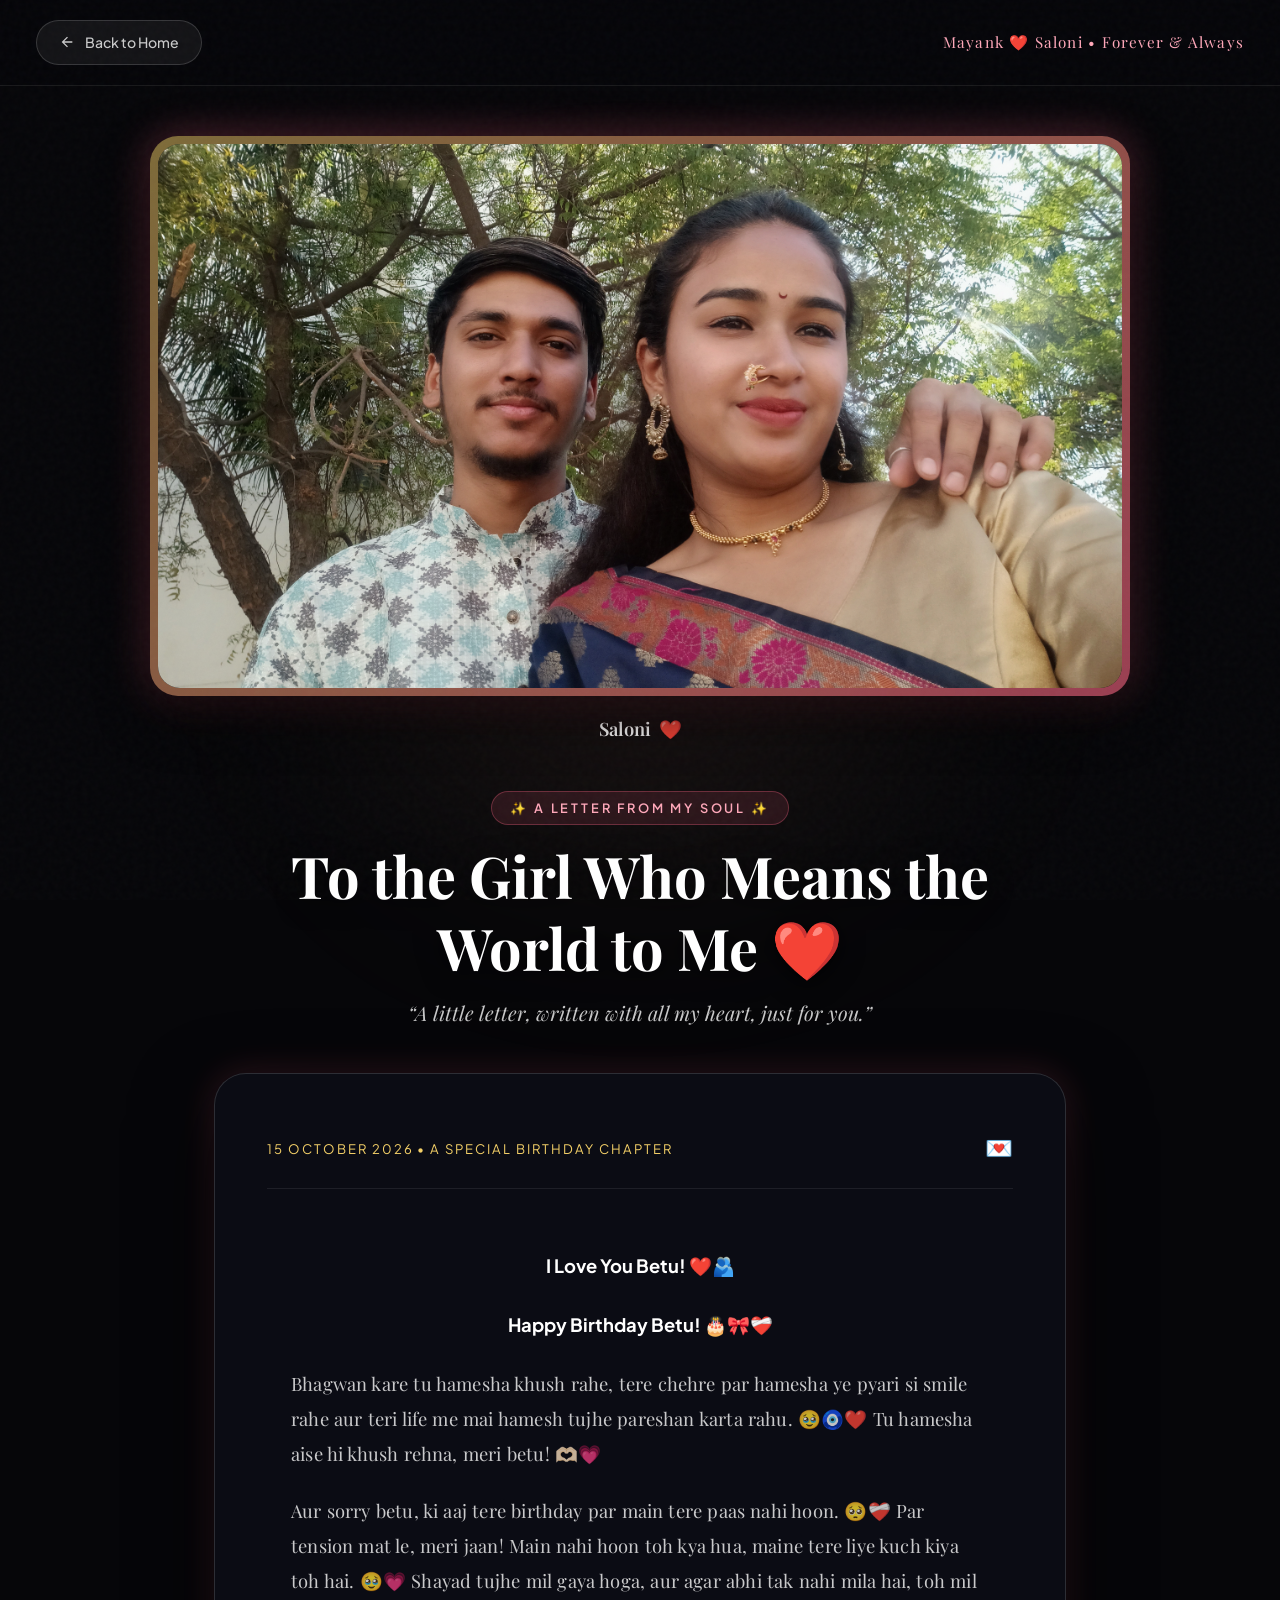
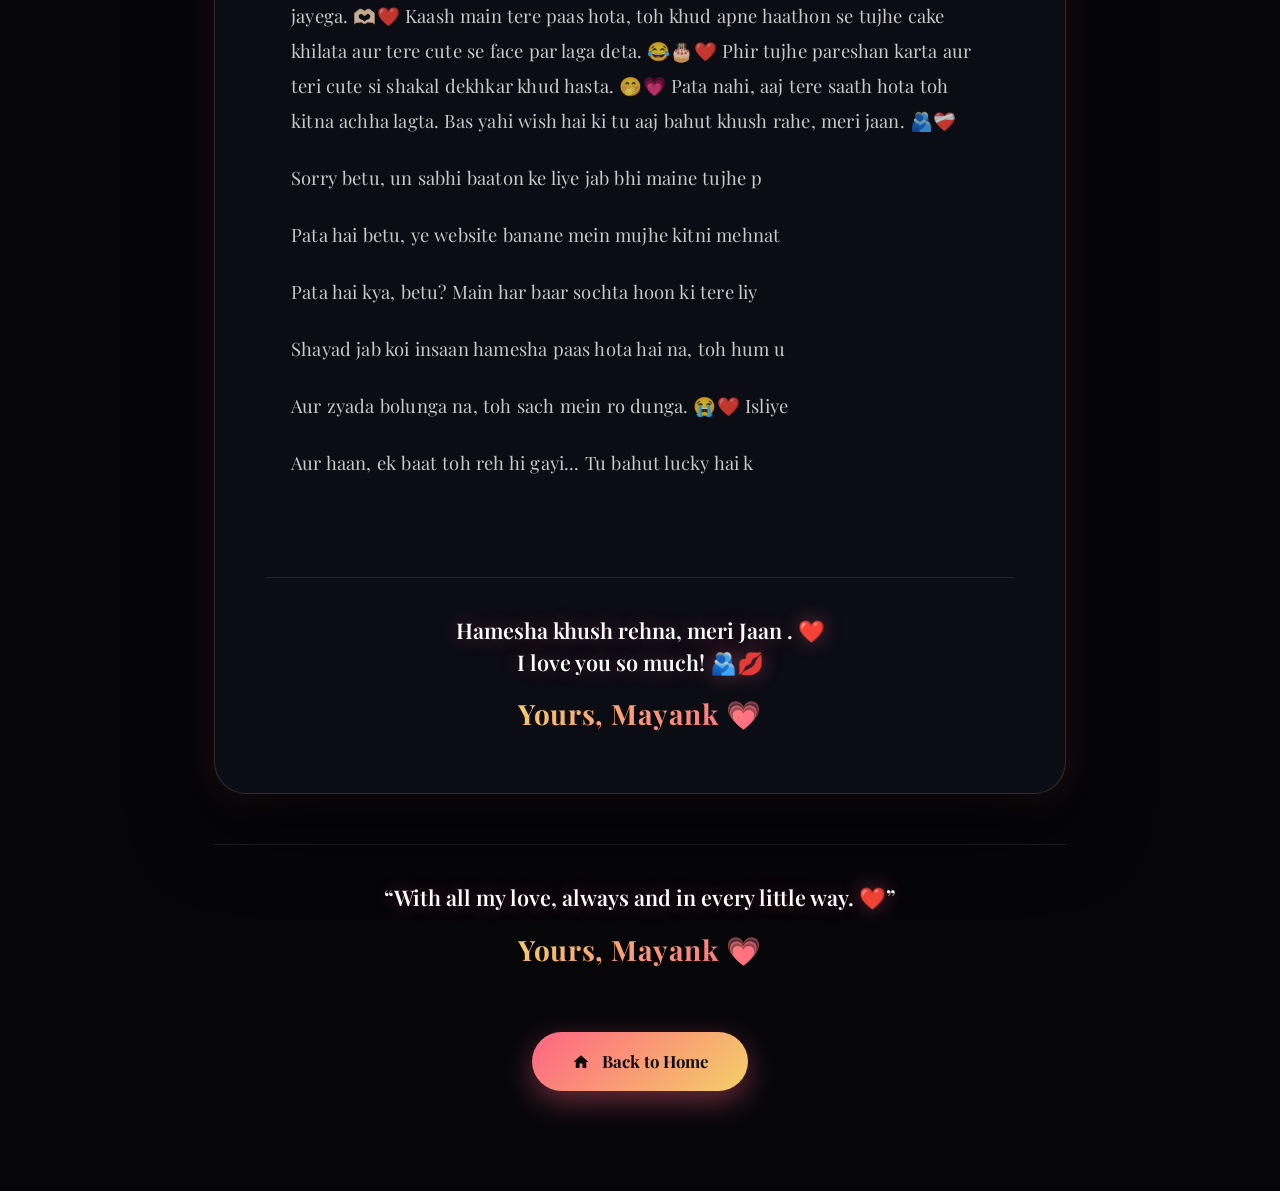
<file: Final 3/letter.html>
<!DOCTYPE html>
<html lang="en">
<head>
  <meta charset="UTF-8">
  <meta name="viewport" content="width=device-width, initial-scale=1.0">
  <title>A Letter From My Heart 💌 | For Saloni</title>
  
  <meta name="description" content="A 100-line romantic love letter from Mayank to Saloni.">
  <link rel="icon" href="data:image/svg+xml,<svg xmlns='http://www.w3.org/2000/svg' viewBox='0 0 100 100'><text y='.9em' font-size='90'>💌</text></svg>">

  <!-- Core Theme & Letter Stylesheets -->
  <link rel="stylesheet" href="css/style.css">
  <link rel="stylesheet" href="css/letter-page.css">
  <link rel="stylesheet" href="css/responsive.css">
</head>
<!-- 
<script>
document.addEventListener("DOMContentLoaded", () => {
  const paragraphs = document.querySelectorAll("[data-typewriter]");

  const observer = new IntersectionObserver((entries) => {
    entries.forEach((entry) => {
      if (!entry.isIntersecting) return;

      const element = entry.target;
      observer.unobserve(element);

      const message = element.textContent.replace(/\s+/g, " ").trim();
      const characters = Array.from(message);
      let index = 0;

      element.textContent = "";

      function typeNextCharacter() {
        if (index < characters.length) {
          element.textContent += characters[index];
          index++;
          setTimeout(typeNextCharacter, 35);
        }
      }

      typeNextCharacter();
    });
  }, { threshold: 0.2 });

  paragraphs.forEach((paragraph) => observer.observe(paragraph));
});
</script> -->

<body class="letter-page-body">

  
<script>
document.addEventListener("DOMContentLoaded", () => {
  const paragraphs = document.querySelectorAll("[data-typewriter]");

  const observer = new IntersectionObserver((entries) => {
    entries.forEach((entry) => {
      if (!entry.isIntersecting) return;

      const element = entry.target;
      observer.unobserve(element);

      const message = element.textContent.replace(/\s+/g, " ").trim();
      const characters = Array.from(message);
      let index = 0;

      element.textContent = "";

      function typeNextCharacter() {
        if (index < characters.length) {
          element.textContent += characters[index];
          index++;
          setTimeout(typeNextCharacter, 35);
        }
      }

      typeNextCharacter();
    });
  }, { threshold: 0.2 });

  paragraphs.forEach((paragraph) => observer.observe(paragraph));
});
</script>


  <!-- Film Grain Noise Texture -->
  <div class="ambient-noise"></div>

  <!-- Ambient Light Aura -->
  <div class="letter-ambient-glow"></div>

  <!-- Top Navigation Bar -->
  <header class="letter-navbar">
    <a href="surprise.html" class="letter-back-btn" title="Back to Surprise Page">
      <svg style="width: 16px; height: 16px; fill: currentColor;" viewBox="0 0 24 24">
        <path d="M20 11H7.83l5.59-5.59L12 4l-8 8 8 8 1.41-1.41L7.83 13H20v-2z"/>
      </svg>
      <span>Back to Home</span>
    </a>
    <div class="letter-nav-tag">Mayank ❤️ Saloni • Forever & Always</div>
  </header>

  <main class="letter-main-container">

    <!-- =========================================================================
         GIRLFRIEND'S PHOTOGRAPH SHOWCASE
         =========================================================================
         EDITING GUIDE FOR BEGINNERS:
         Place your girlfriend's photograph in the "images/" folder and name it:
         images/saloni.jpg
         (You can also use assets/images/Image (1).jpg or any other path below).
         ========================================================================= -->
    <section class="girlfriend-photo-section">
      <div class="girlfriend-photo-frame">
        <div class="girlfriend-photo-inner">
          <!-- Main Photograph (Editable path below) -->
          <img 
            class="girlfriend-photo-img" 
            src="assets/images/My Love.jpg" 
            alt="My Beautiful Saloni"
            loading="eager"
            onerror="this.style.display='none'; document.getElementById('photo-fallback-note').classList.add('active');">
          
          <!-- Graceful fallback placeholder shown if images/saloni.jpg has not been copied yet -->
          <div class="photo-placeholder-note" id="photo-fallback-note">
            <div class="photo-placeholder-icon">🌸</div>
            <h4 class="photo-placeholder-title">Your Photograph Here</h4>
            <p style="font-size: 0.8rem; color: rgba(255,255,255,0.7); line-height: 1.4;">
              Place your photo of Saloni at:
            </p>
            <span class="photo-placeholder-code">images/saloni.jpg</span>
          </div>
        </div>
      </div>
      <div class="girlfriend-photo-caption">
        <span>Saloni</span>
        <span style="color: var(--accent-rose);">❤️</span>
      </div>
    </section>

    <!-- Page Heading & Subtitle -->
    <header class="letter-header-section">
      <div class="letter-eyebrow">
        <span>✨ A Letter From My Soul ✨</span>
      </div>
      <h1 class="letter-main-title">To the Girl Who Means the World to Me ❤️</h1>
      <p class="letter-subtitle">
        “A little letter, written with all my heart, just for you.”
      </p>
    </header>

    <!-- =========================================================================
         THE COMPLETE 100-LINE LOVE LETTER
         (Exactly 100 numbered lines, 1 to 100, directly editable in HTML)
         ========================================================================= -->













<!-- ROMANTIC LETTER: PARAGRAPH FORMAT -->
<article class="love-letter-card">
  <div class="letter-decorative-seal">
    <span class="seal-date">15 October 2026 • A Special Birthday Chapter</span>
    <span class="seal-emblem">💌</span>
  </div>

  <div class="love-letter-content">

    <p class="letter-greeting">
      I Love You Betu! ❤️🫂
    </p>

    <p class="letter-greeting">
      Happy Birthday Betu! 🎂🎀❤️‍🩹
    </p>

    <p class="line-text" data-typewriter>
      Bhagwan kare tu hamesha khush rahe, tere chehre par hamesha ye pyari si
      smile rahe aur teri life me mai hamesh tujhe pareshan karta rahu. 🥹🧿❤️
      Tu hamesha aise hi khush rehna, meri betu! 🫶🏻💗
    </p>

    <p class="line-text" data-typewriter>
      Aur sorry betu, ki aaj tere birthday par main tere paas nahi hoon. 🥺❤️‍🩹 Par tension mat le, meri jaan! Main nahi hoon toh kya hua, maine tere liye kuch kiya toh hai. 🥹💗 Shayad tujhe mil gaya hoga, aur agar abhi tak nahi mila hai, toh mil jayega. 🫶🏻❤️

      Kaash main tere paas hota, toh khud apne haathon se tujhe cake khilata aur tere cute se face par laga deta. 😂🎂❤️ Phir tujhe pareshan karta aur teri cute si shakal dekhkar khud hasta. 🤭💗 Pata nahi, aaj tere saath hota toh kitna achha lagta. Bas yahi wish hai ki tu aaj bahut khush rahe, meri jaan. 🫂❤️‍🩹
    </p>

    <p class="line-text" data-typewriter>
      Sorry betu, un sabhi baaton ke liye jab bhi maine tujhe pareshan kiya
      hai, tujhe hurt kiya hai ya meri wajah se tere chehre ki smile gayab
      hui hai. 🥺❤️‍🩹 Par sach mein, agar tu meri life mein nahi hoti na,
      toh pata nahi mera kya hota. Main bahut lucky hoon ki tu meri life mein
      hai aur mere itne paas hai. 🥹❤️🧿
    </p>

    <p class="line-text" data-typewriter>
      Pata hai betu, ye website banane mein mujhe kitni mehnat karni padi
      hai? 😂😭❤️ Maine ismein teri photos soch-soch kar daali hain. Kabhi
      socha ki ye photo achhi lagegi, kabhi socha ki ye wali daalun.
      Jo mujhe pasand hai, jo tujhe pasand hai, woh sab apni taraf se jitna
      ho saka, maine karne ki koshish ki hai. 🥹💗 Bas meri itni si wish hai
      ki jab tu aaj ye website dekhe, toh tere face par ek pyari si smile
      aa jaaye aur tujhe achha lage. 🫶🏻🎀❤️
    </p>

    <p class="line-text" data-typewriter>
      Pata hai kya, betu? Main har baar sochta hoon ki tere liye kuch special
      karun. ❤️🥹 Par main har baar kar nahi pata. Aisa bilkul nahi hai ki
      main karna nahi chahta, bas kabhi-kabhi samajh nahi aata ki kya karun
      aur kaise karun.
    </p>

    <p class="line-text" data-typewriter>
      Shayad jab koi insaan hamesha paas hota hai na, toh hum uski importance
      ko utna samajh nahi paate. 🥺❤️‍🩹 Lekin aaj jab main tere paas nahi
      hoon, toh mujhe samajh aa raha hai ki tu mere liye kitni important hai.
      Tu meri life mein kitni special hai, ye shayad main words mein kabhi
      explain hi nahi kar paunga. 🫂💗
    </p>

    <p class="line-text" data-typewriter>
      Aur zyada bolunga na, toh sach mein ro dunga. 😭❤️ Isliye abhi itna hi
      bolta hoon. Bas tu hamesha khush rehna, apna dhyan rakhna aur kabhi ye
      mat sochna ki tu akeli hai. Main tere saath hoon, betu, chahe hum kitne
      bhi door kyun na hon. 🫶🏻❤️‍🩹
    </p>

    <p class="line-text" data-typewriter>
      Aur haan, ek baat toh reh hi gayi... Tu bahut lucky hai ki main teri
      life mein hoon, gadhi! 😂😭❤️ Aur main bhi bahut lucky hoon ki tu meri
      life mein hai. 🥹🫶🏻💗
    </p>

  </div>

  <footer class="letter-footer-block">
    <p class="letter-closing-msg">
      Hamesha khush rehna, meri Jaan . ❤️
      <br>
      I love you so much! 🫂💋
    </p>
    <div class="letter-signature-name">
      Yours, Mayank 💗
    </div>
  </footer>
</article>





      <!-- Closing Message & Mayank's Signature -->
      <footer class="letter-footer-block">
        <p class="letter-closing-msg">
          “With all my love, always and in every little way. ❤️”
        </p>
        <div class="letter-signature-name">
          Yours, Mayank 💗
        </div>
      </footer>
    </article>

    <!-- Bottom Navigation: Back to Home -->
    <div class="letter-page-footer">
      <a href="surprise.html" class="btn-letter-back">
        <svg style="width: 18px; height: 18px; fill: currentColor;" viewBox="0 0 24 24">
          <path d="M10 20v-6h4v6h5v-8h3L12 3 2 12h3v8z"/>
        </svg>
        <span>Back to Home</span>
      </a>
    </div>

  </main>
</body>
</html>
</file>
<file: Final 3/css/style.css>
/* ==============================================================================
   GLOBAL DESIGN SYSTEM & LUXURY TYPOGRAPHY
   ============================================================================== */

@import url('https://fonts.googleapis.com/css2?family=Cinzel:wght@400;600;700;900&family=Playfair+Display:ital,wght@0,400;0,600;0,700;1,400&family=Plus+Jakarta+Sans:wght@300;400;500;600;700&family=Outfit:wght@300;400;500;600;700&display=swap');

:root {
  /* Premium Dark Palette */
  --bg-primary: #060609;
  --bg-secondary: #0c0d12;
  --bg-card: rgba(18, 19, 26, 0.72);
  --bg-glass: rgba(255, 255, 255, 0.04);
  
  /* Romantic Gold & Rose Accents */
  --accent-gold: #f4d068;
  --accent-gold-light: #fff0be;
  --accent-gold-dark: #b89230;
  --accent-rose: #ff6584;
  --accent-rose-soft: #ffa8ba;
  --accent-violet: #a855f7;
  
  /* Typography Colors */
  --text-primary: #ffffff;
  --text-secondary: rgba(255, 255, 255, 0.78);
  --text-muted: rgba(255, 255, 255, 0.52);
  --text-gold: #f5cf6d;
  
  /* Borders & Glows */
  --border-glass: rgba(255, 255, 255, 0.1);
  --border-gold: rgba(244, 208, 104, 0.35);
  --border-rose: rgba(255, 101, 132, 0.3);
  --glow-gold: 0 0 35px rgba(244, 208, 104, 0.28);
  --glow-rose: 0 0 35px rgba(255, 101, 132, 0.3);
  --glow-ambient: 0 20px 50px rgba(0, 0, 0, 0.7);
  
  /* Fonts */
  --font-serif: 'Playfair Display', Georgia, serif;
  --font-display: 'Cinzel', serif;
  --font-sans: 'Plus Jakarta Sans', -apple-system, BlinkMacSystemFont, sans-serif;
  --font-mono: 'Outfit', monospace, sans-serif;
  
  /* Transitions */
  --ease-smooth: cubic-bezier(0.16, 1, 0.3, 1);
  --ease-bounce: cubic-bezier(0.34, 1.56, 0.64, 1);
  --transition-fast: 0.25s cubic-bezier(0.16, 1, 0.3, 1);
  --transition-normal: 0.5s cubic-bezier(0.16, 1, 0.3, 1);
}

/* Base Reset */
*, *::before, *::after {
  box-sizing: border-box;
  margin: 0;
  padding: 0;
  -webkit-font-smoothing: antialiased;
  -moz-osx-font-smoothing: grayscale;
}

html {
  font-size: 16px;
  background-color: var(--bg-primary);
  color: var(--text-primary);
  font-family: var(--font-sans);
  overflow-x: hidden;
  scroll-behavior: smooth;
}

body {
  background-color: var(--bg-primary);
  min-height: 100vh;
  position: relative;
  overflow-x: hidden;
  line-height: 1.6;
}

/* Custom Scrollbar */
::-webkit-scrollbar {
  width: 7px;
}

::-webkit-scrollbar-track {
  background: var(--bg-primary);
}

::-webkit-scrollbar-thumb {
  background: rgba(244, 208, 104, 0.25);
  border-radius: 4px;
}

::-webkit-scrollbar-thumb:hover {
  background: rgba(244, 208, 104, 0.5);
}

/* Noise Texture Overlay for Film Grain Aesthetic */
.ambient-noise {
  position: fixed;
  inset: 0;
  pointer-events: none;
  z-index: 999;
  opacity: 0.028;
  background-image: url("data:image/svg+xml,%3Csvg viewBox='0 0 200 200' xmlns='http://www.w3.org/2000/svg'%3E%3Cfilter id='noiseFilter'%3E%3CfeTurbulence type='fractalNoise' baseFrequency='0.8' numOctaves='3' stitchTiles='stitch'/%3E%3C/filter%3E%3Crect width='100%25' height='100%25' filter='url(%23noiseFilter)'/%3E%3C/svg%3E");
}

/* Typography Helpers */
.font-display {
  font-family: var(--font-display);
  letter-spacing: 0.08em;
}

.font-serif {
  font-family: var(--font-serif);
}

.gold-gradient-text {
  background: linear-gradient(135deg, #ffffff 0%, #ffe082 40%, #f4d068 70%, #ffab40 100%);
  -webkit-background-clip: text;
  -webkit-text-fill-color: transparent;
  display: inline-block;
}

.rose-gradient-text {
  background: linear-gradient(135deg, #ffffff 0%, #ffa8ba 50%, #ff6584 100%);
  -webkit-background-clip: text;
  -webkit-text-fill-color: transparent;
  display: inline-block;
}

/* Glassmorphism Card Utility */
.glass-panel {
  background: var(--bg-card);
  backdrop-filter: blur(20px);
  -webkit-backdrop-filter: blur(20px);
  border: 1px solid var(--border-glass);
  box-shadow: var(--glow-ambient);
  border-radius: 20px;
}

/* Luxury Interactive Buttons */
.btn-primary {
  display: inline-flex;
  align-items: center;
  justify-content: center;
  gap: 12px;
  padding: 16px 36px;
  background: linear-gradient(135deg, #f4d068 0%, #ff6584 100%);
  color: #0d0e12;
  font-family: var(--font-sans);
  font-size: 1.05rem;
  font-weight: 700;
  letter-spacing: 0.04em;
  text-decoration: none;
  border-radius: 50px;
  border: none;
  cursor: pointer;
  position: relative;
  overflow: hidden;
  box-shadow: 0 10px 30px rgba(255, 101, 132, 0.35);
  transition: transform var(--transition-fast), box-shadow var(--transition-fast);
  z-index: 1;
}

.btn-primary::before {
  content: '';
  position: absolute;
  inset: 0;
  background: linear-gradient(135deg, #ffffff 0%, #f4d068 100%);
  opacity: 0;
  transition: opacity var(--transition-fast);
  z-index: -1;
}

.btn-primary:hover {
  transform: translateY(-3px) scale(1.02);
  box-shadow: 0 15px 40px rgba(244, 208, 104, 0.45), 0 0 20px rgba(255, 101, 132, 0.4);
}

.btn-primary:hover::before {
  opacity: 1;
}

.btn-primary:active {
  transform: translateY(0) scale(0.98);
}

.btn-secondary {
  display: inline-flex;
  align-items: center;
  justify-content: center;
  gap: 8px;
  padding: 10px 22px;
  background: rgba(255, 255, 255, 0.06);
  backdrop-filter: blur(12px);
  -webkit-backdrop-filter: blur(12px);
  color: var(--text-secondary);
  font-family: var(--font-sans);
  font-size: 0.85rem;
  font-weight: 500;
  letter-spacing: 0.03em;
  text-decoration: none;
  border-radius: 30px;
  border: 1px solid rgba(255, 255, 255, 0.15);
  cursor: pointer;
  transition: all var(--transition-fast);
}

.btn-secondary:hover {
  background: rgba(255, 255, 255, 0.14);
  color: #ffffff;
  border-color: rgba(244, 208, 104, 0.5);
  transform: translateY(-2px);
  box-shadow: 0 6px 20px rgba(0, 0, 0, 0.4);
}

/* Sound Controller Pill */
.ambient-sound-toggle {
  position: fixed;
  top: 24px;
  right: 24px;
  z-index: 100;
  display: flex;
  align-items: center;
  gap: 8px;
  background: rgba(18, 19, 26, 0.65);
  backdrop-filter: blur(16px);
  border: 1px solid var(--border-glass);
  padding: 8px 16px;
  border-radius: 30px;
  color: var(--text-secondary);
  font-size: 0.82rem;
  font-family: var(--font-sans);
  cursor: pointer;
  transition: all var(--transition-fast);
}

.ambient-sound-toggle:hover {
  border-color: var(--border-gold);
  color: #fff;
  transform: scale(1.03);
}

.sound-bars {
  display: inline-flex;
  align-items: flex-end;
  gap: 3px;
  height: 12px;
}

.sound-bar {
  width: 2.5px;
  height: 100%;
  background-color: var(--accent-gold);
  border-radius: 2px;
  animation: soundBarPulse 1s ease-in-out infinite alternate;
}

.sound-bar:nth-child(1) { height: 40%; animation-delay: 0.1s; }
.sound-bar:nth-child(2) { height: 90%; animation-delay: 0.3s; }
.sound-bar:nth-child(3) { height: 60%; animation-delay: 0.5s; }

.sound-bars.muted .sound-bar {
  animation: none;
  height: 25% !important;
  opacity: 0.4;
}

@keyframes soundBarPulse {
  0% { transform: scaleY(0.3); }
  100% { transform: scaleY(1); }
}
</file>
<file: Final 3/css/letter-page.css>
/* ==============================================================================
   LOVE LETTER PAGE STYLES (letter.html)
   ============================================================================== */

.letter-page-body {
  background-color: var(--bg-primary);
  color: var(--text-primary);
  min-height: 100vh;
  position: relative;
  overflow-x: hidden;
}

/* Navbar */
.letter-navbar {
  position: sticky;
  top: 0;
  z-index: 100;
  display: flex;
  align-items: center;
  justify-content: space-between;
  padding: 20px 36px;
  background: rgba(6, 6, 9, 0.78);
  backdrop-filter: blur(20px);
  -webkit-backdrop-filter: blur(20px);
  border-bottom: 1px solid rgba(255, 255, 255, 0.08);
}

.letter-back-btn {
  display: inline-flex;
  align-items: center;
  gap: 10px;
  padding: 10px 22px;
  background: rgba(255, 255, 255, 0.06);
  border: 1px solid rgba(255, 255, 255, 0.15);
  border-radius: 40px;
  color: var(--text-secondary);
  font-family: var(--font-sans);
  font-size: 0.88rem;
  font-weight: 500;
  text-decoration: none;
  transition: all 0.3s ease;
}

.letter-back-btn:hover {
  background: rgba(255, 101, 132, 0.15);
  border-color: var(--accent-rose);
  color: var(--accent-rose-soft);
  transform: translateX(-4px);
  box-shadow: 0 6px 20px rgba(0, 0, 0, 0.4);
}

.letter-nav-tag {
  font-family: var(--font-serif);
  font-size: 0.95rem;
  color: var(--accent-rose-soft);
  letter-spacing: 0.08em;
}

/* Ambient glow orbs */
.letter-ambient-glow {
  position: absolute;
  top: 10%;
  left: 50%;
  transform: translateX(-50%);
  width: 750px;
  height: 600px;
  background: radial-gradient(circle, rgba(255, 101, 132, 0.1) 0%, rgba(244, 208, 104, 0.06) 50%, transparent 70%);
  filter: blur(120px);
  pointer-events: none;
  z-index: 1;
}

/* Main Container */
.letter-main-container {
  max-width: 900px;
  margin: 0 auto;
  padding: 50px 24px 100px;
  position: relative;
  z-index: 5;
}

/* Photograph Showcase Container */
.girlfriend-photo-section {
  display: flex;
  flex-direction: column;
  align-items: center;
  margin-bottom: 48px;
  animation: photoFadeIn 1.2s cubic-bezier(0.16, 1, 0.3, 1) forwards;
}

@keyframes photoFadeIn {
  from {
    opacity: 0;
    transform: translateY(30px) scale(0.96);
  }
  to {
    opacity: 1;
    transform: translateY(0) scale(1);
  }
}

.girlfriend-photo-frame {
  position: relative;
  width: 980px;
  height: 560px;
  border-radius: 28px;
  padding: 8px;
  background: linear-gradient(135deg, rgba(244, 208, 104, 0.5) 0%, rgba(255, 101, 132, 0.6) 100%);
  box-shadow: 0 20px 50px rgba(0, 0, 0, 0.7), 0 0 40px rgba(255, 101, 132, 0.35);
  transition: transform 0.4s ease, box-shadow 0.4s ease;
}

.girlfriend-photo-frame:hover {
  transform: translateY(-4px) scale(1.02);
  box-shadow: 0 25px 60px rgba(0, 0, 0, 0.8), 0 0 50px rgba(244, 208, 104, 0.5);
}

.girlfriend-photo-inner {
  width: 100%;
  height: 100%;
  border-radius: 22px;
  overflow: hidden;
  background: #11131c;
  position: relative;
}

.girlfriend-photo-img {
  width: 100%;
  height: 100%;
  object-fit: cover;
  display: block;
  filter: brightness(0.96) contrast(1.05);
}

/* Fallback card if image not yet placed */
.photo-placeholder-note {
  position: absolute;
  inset: 0;
  display: none;
  flex-direction: column;
  align-items: center;
  justify-content: center;
  text-align: center;
  padding: 20px;
  background: radial-gradient(circle, #211c2a 0%, #11131c 100%);
}

.photo-placeholder-note.active {
  display: flex;
}

.photo-placeholder-icon {
  font-size: 2.8rem;
  margin-bottom: 10px;
  filter: drop-shadow(0 0 10px rgba(255, 101, 132, 0.6));
}

.photo-placeholder-title {
  font-family: var(--font-serif);
  font-size: 1.15rem;
  color: #ffffff;
  margin-bottom: 6px;
}

.photo-placeholder-code {
  font-family: var(--font-mono);
  font-size: 0.76rem;
  color: var(--accent-gold);
  background: rgba(255, 255, 255, 0.08);
  padding: 4px 10px;
  border-radius: 6px;
  margin-top: 6px;
}

.girlfriend-photo-caption {
  margin-top: 18px;
  font-family: var(--font-serif);
  font-size: 1.15rem;
  font-weight: 600;
  color: #ffffff;
  display: flex;
  align-items: center;
  gap: 8px;
}

/* Header Section */
.letter-header-section {
  text-align: center;
  margin-bottom: 44px;
  animation: textFadeUp 1s cubic-bezier(0.16, 1, 0.3, 1) 0.2s both;
}

@keyframes textFadeUp {
  from {
    opacity: 0;
    transform: translateY(20px);
  }
  to {
    opacity: 1;
    transform: translateY(0);
  }
}

.letter-eyebrow {
  display: inline-flex;
  align-items: center;
  gap: 8px;
  font-family: var(--font-sans);
  font-size: 0.8rem;
  font-weight: 600;
  letter-spacing: 0.22em;
  text-transform: uppercase;
  color: var(--accent-rose-soft);
  background: rgba(255, 101, 132, 0.12);
  padding: 6px 18px;
  border-radius: 30px;
  border: 1px solid rgba(255, 101, 132, 0.3);
  margin-bottom: 14px;
}

.letter-main-title {
  font-family: var(--font-serif);
  font-size: clamp(2.2rem, 5vw, 3.6rem);
  font-weight: 700;
  color: #ffffff;
  line-height: 1.25;
  margin-bottom: 14px;
  text-shadow: 0 4px 25px rgba(0, 0, 0, 0.8);
}

.letter-subtitle {
  font-family: var(--font-serif);
  font-style: italic;
  font-size: clamp(1.05rem, 2.2vw, 1.25rem);
  color: var(--text-secondary);
  line-height: 1.6;
}

/* The Grand 100-Line Love Letter Card */
.love-letter-card {
  background: rgba(14, 15, 23, 0.85);
  backdrop-filter: blur(28px);
  -webkit-backdrop-filter: blur(28px);
  border: 1px solid rgba(255, 255, 255, 0.14);
  border-radius: 32px;
  padding: 56px 52px;
  box-shadow: 0 30px 80px rgba(0, 0, 0, 0.75), 0 0 35px rgba(255, 101, 132, 0.18);
  position: relative;
  animation: cardReveal 1.1s cubic-bezier(0.16, 1, 0.3, 1) 0.35s both;
}

@keyframes cardReveal {
  from {
    opacity: 0;
    transform: translateY(30px);
  }
  to {
    opacity: 1;
    transform: translateY(0);
  }
}

/* Subtle parchment line decoration */
.letter-decorative-seal {
  display: flex;
  align-items: center;
  justify-content: space-between;
  border-bottom: 1px solid rgba(255, 255, 255, 0.08);
  padding-bottom: 22px;
  margin-bottom: 36px;
}

.seal-date {
  font-family: var(--font-sans);
  font-size: 0.82rem;
  letter-spacing: 0.15em;
  text-transform: uppercase;
  color: var(--accent-gold);
}

.seal-emblem {
  font-size: 1.4rem;
  color: var(--accent-rose);
  animation: heartBlink 2s infinite ease-in-out;
}

@keyframes heartBlink {
  0%, 100% { transform: scale(1); opacity: 0.9; }
  50% { transform: scale(1.2); opacity: 1; }
}

/* 100 Lines List */
.letter-lines-list {
  list-style: none;
  padding: 0;
  margin: 0;
  display: flex;
  flex-direction: column;
  gap: 16px;
}

.letter-line-item {
  display: grid;
  grid-template-columns: 46px 1fr;
  align-items: baseline;
  gap: 14px;
  padding: 10px 14px;
  border-radius: 12px;
  transition: background 0.25s ease, transform 0.25s ease;
}

.letter-line-item:hover {
  background: rgba(255, 255, 255, 0.035);
  transform: translateX(4px);
}

.line-number {
  font-family: var(--font-mono);
  font-size: 0.85rem;
  font-weight: 700;
  color: var(--accent-gold);
  opacity: 0.8;
  user-select: none;
  text-align: right;
}

.line-text {
  font-family: var(--font-serif);
  font-size: 1.15rem;
  line-height: 1.75;
  color: var(--text-secondary);
  font-weight: 400;
  letter-spacing: 0.01em;
}

.letter-line-item:hover .line-text {
  color: #ffffff;
}

/* Letter Footer & Signature */
.letter-footer-block {
  margin-top: 50px;
  padding-top: 36px;
  border-top: 1px solid rgba(255, 255, 255, 0.1);
  display: flex;
  flex-direction: column;
  align-items: center;
  text-align: center;
  gap: 14px;
}

.letter-closing-msg {
  font-family: var(--font-serif);
  font-size: 1.35rem;
  font-weight: 600;
  color: #ffffff;
  line-height: 1.5;
  text-shadow: 0 0 20px rgba(255, 101, 132, 0.4);
}

.letter-signature-name {
  font-family: var(--font-serif);
  font-size: 1.75rem;
  font-weight: 700;
  background: linear-gradient(135deg, #f4d068 0%, #ff6584 100%);
  -webkit-background-clip: text;
  -webkit-text-fill-color: transparent;
  display: inline-block;
  letter-spacing: 0.02em;
}

/* Page Bottom Navigation */
.letter-page-footer {
  text-align: center;
  margin-top: 60px;
}

.btn-letter-back {
  display: inline-flex;
  align-items: center;
  gap: 12px;
  padding: 16px 40px;
  background: linear-gradient(135deg, #ff6584 0%, #f4d068 100%);
  color: #0b0c10;
  font-family: var(--font-serif);
  font-weight: 700;
  font-size: 1.05rem;
  text-decoration: none;
  border-radius: 50px;
  box-shadow: 0 10px 30px rgba(255, 101, 132, 0.4);
  transition: transform 0.3s ease, box-shadow 0.3s ease;
}

.btn-letter-back:hover {
  transform: translateY(-3px) scale(1.03);
  box-shadow: 0 15px 45px rgba(244, 208, 104, 0.6);
}

/* Responsive adjustments */
@media (max-width: 768px) {
  .love-letter-card {
    padding: 38px 24px;
    border-radius: 24px;
  }

  .letter-navbar {
    padding: 16px 20px;
  }

  .letter-nav-tag {
    display: none;
  }

  .letter-line-item {
    grid-template-columns: 36px 1fr;
    gap: 10px;
    padding: 8px 6px;
  }

  .line-text {
    font-size: 1.05rem;
    line-height: 1.65;
  }

  .girlfriend-photo-frame {
    width: 240px;
    height: 310px;
  }
}


























.love-letter-content {
  padding: 24px;
  text-align: left;
}

.love-letter-content p {
  margin: 0 0 22px;
  line-height: 1.9;
}

.love-letter-content .letter-greeting {
  font-size: 1.15rem;
  font-weight: 700;
  text-align: center;
  margin-bottom: 24px;
}

.data-typewriter {
  min-height: 1.5em;
  white-space: pre-wrap;
  overflow-wrap: anywhere;
}
</file>
<file: Final 3/css/responsive.css>
/* ==============================================================================
   RESPONSIVE DESIGN & ACCESSIBILITY SYSTEM
   ============================================================================== */

/* Tablet & Smaller Laptops (<= 1024px) */
@media (max-width: 1024px) {
  .photo-columns-grid {
    grid-template-columns: repeat(4, 1fr);
    width: 114vw;
    left: -7vw;
  }

  .story-interactive-stage {
    gap: 36px;
    padding: 0 16px;
  }

  .hero-photo-card img {
    height: 440px;
  }

  .accent-card-1 {
    left: -20px;
    width: 150px;
    height: 190px;
  }

  .accent-card-2 {
    right: -20px;
    width: 150px;
    height: 190px;
  }

  .carousel-ring {
    width: 230px;
    height: 320px;
  }

  .carousel-card {
    width: 230px;
    height: 320px;
  }
}

/* Medium Tablets & Mobile Landscape (<= 860px) */
@media (max-width: 860px) {
  .video-controls-header {
    top: 20px;
    left: 18px;
    right: 18px;
  }

  .video-control-pill {
    padding: 8px 14px;
    font-size: 0.78rem;
  }

  /* Story section stacks vertically */
  .story-interactive-stage {
    flex-direction: column;
    align-items: center;
  }

  .hero-photo-wrapper {
    max-width: 100%;
    width: 100%;
  }

  .hero-photo-card img {
    height: 380px;
  }

  .accent-card {
    display: none; /* Hide decorative floating accents on mobile to prevent clutter */
  }

  .message-story-wrapper {
    max-width: 100%;
    width: 100%;
  }

  .message-card {
    padding: 32px 24px;
  }

  /* Modal turns into vertical stacked layout */
  .photo-modal-window {
    grid-template-columns: 1fr;
    max-height: 88vh;
    border-radius: 20px;
  }

  .modal-image-pane {
    min-height: 260px;
    max-height: 320px;
  }

  .modal-details-pane {
    padding: 24px 20px;
  }

  .modal-title {
    font-size: 1.45rem;
  }

  .modal-story-text {
    font-size: 0.95rem;
    margin-bottom: 20px;
  }
}

/* Standard Mobile Phones (<= 640px) */
@media (max-width: 640px) {
  .photo-columns-grid {
    grid-template-columns: repeat(3, 1fr);
    width: 120vw;
    left: -10vw;
    gap: 12px;
  }

  .bg-photo-card.ratio-portrait { height: 210px; }
  .bg-photo-card.ratio-landscape { height: 140px; }
  .bg-photo-card.ratio-square { height: 170px; }

  /* Countdown grid on mobile */
  .countdown-cards-grid {
    grid-template-columns: repeat(2, 1fr);
    gap: 12px;
    max-width: 340px;
  }

  .time-unit-card {
    padding: 16px 12px;
    border-radius: 16px;
  }

  .time-digit {
    font-size: 2.3rem;
  }

  .time-label {
    font-size: 0.65rem;
    letter-spacing: 0.15em;
  }

  .countdown-title {
    font-size: 2.1rem;
  }

  .countdown-subtitle {
    font-size: 0.9rem;
  }

  .btn-birthday-reveal {
    padding: 18px 36px;
    font-size: 1.15rem;
  }

  /* Bottom-right demo widget on mobile */
  .surprise-demo-widget {
    bottom: 16px;
    right: 16px;
    padding: 10px 14px;
    min-width: 150px;
    border-radius: 16px;
  }

  .demo-timer-digits {
    font-size: 1.35rem;
  }

  .btn-demo-welcome {
    padding: 8px 14px;
    font-size: 0.85rem;
  }

  .letterbox-bar {
    height: 24px;
  }

  .video-caption-container {
    bottom: 45px;
  }

  .video-title {
    font-size: 1.4rem;
  }

  .carousel-stage {
    height: 420px;
  }

  .carousel-ring {
    width: 190px;
    height: 270px;
  }

  .carousel-card {
    width: 190px;
    height: 270px;
  }

  .card-title-text {
    font-size: 0.92rem;
  }

  .carousel-controls-bar {
    gap: 14px;
    margin-top: 25px;
  }

  .ambient-sound-toggle {
    top: 16px;
    right: 16px;
    padding: 6px 12px;
    font-size: 0.75rem;
  }
}

/* Very Small Devices (<= 380px) */
@media (max-width: 380px) {
  .countdown-cards-grid {
    gap: 8px;
  }

  .time-unit-card {
    padding: 14px 8px;
  }

  .time-digit {
    font-size: 1.9rem;
  }

  .carousel-ring {
    width: 160px;
    height: 230px;
  }

  .carousel-card {
    width: 160px;
    height: 230px;
  }
}

/* Reduced Motion Mode (Accessibility) */
@media (prefers-reduced-motion: reduce) {
  *, ::before, ::after {
    animation-duration: 0.01ms !important;
    animation-iteration-count: 1 !important;
    transition-duration: 0.01ms !important;
    scroll-behavior: auto !important;
  }

  .photo-column-track {
    animation: none !important;
  }

  .bg-glow-orb {
    animation: none !important;
  }
}
</file>
